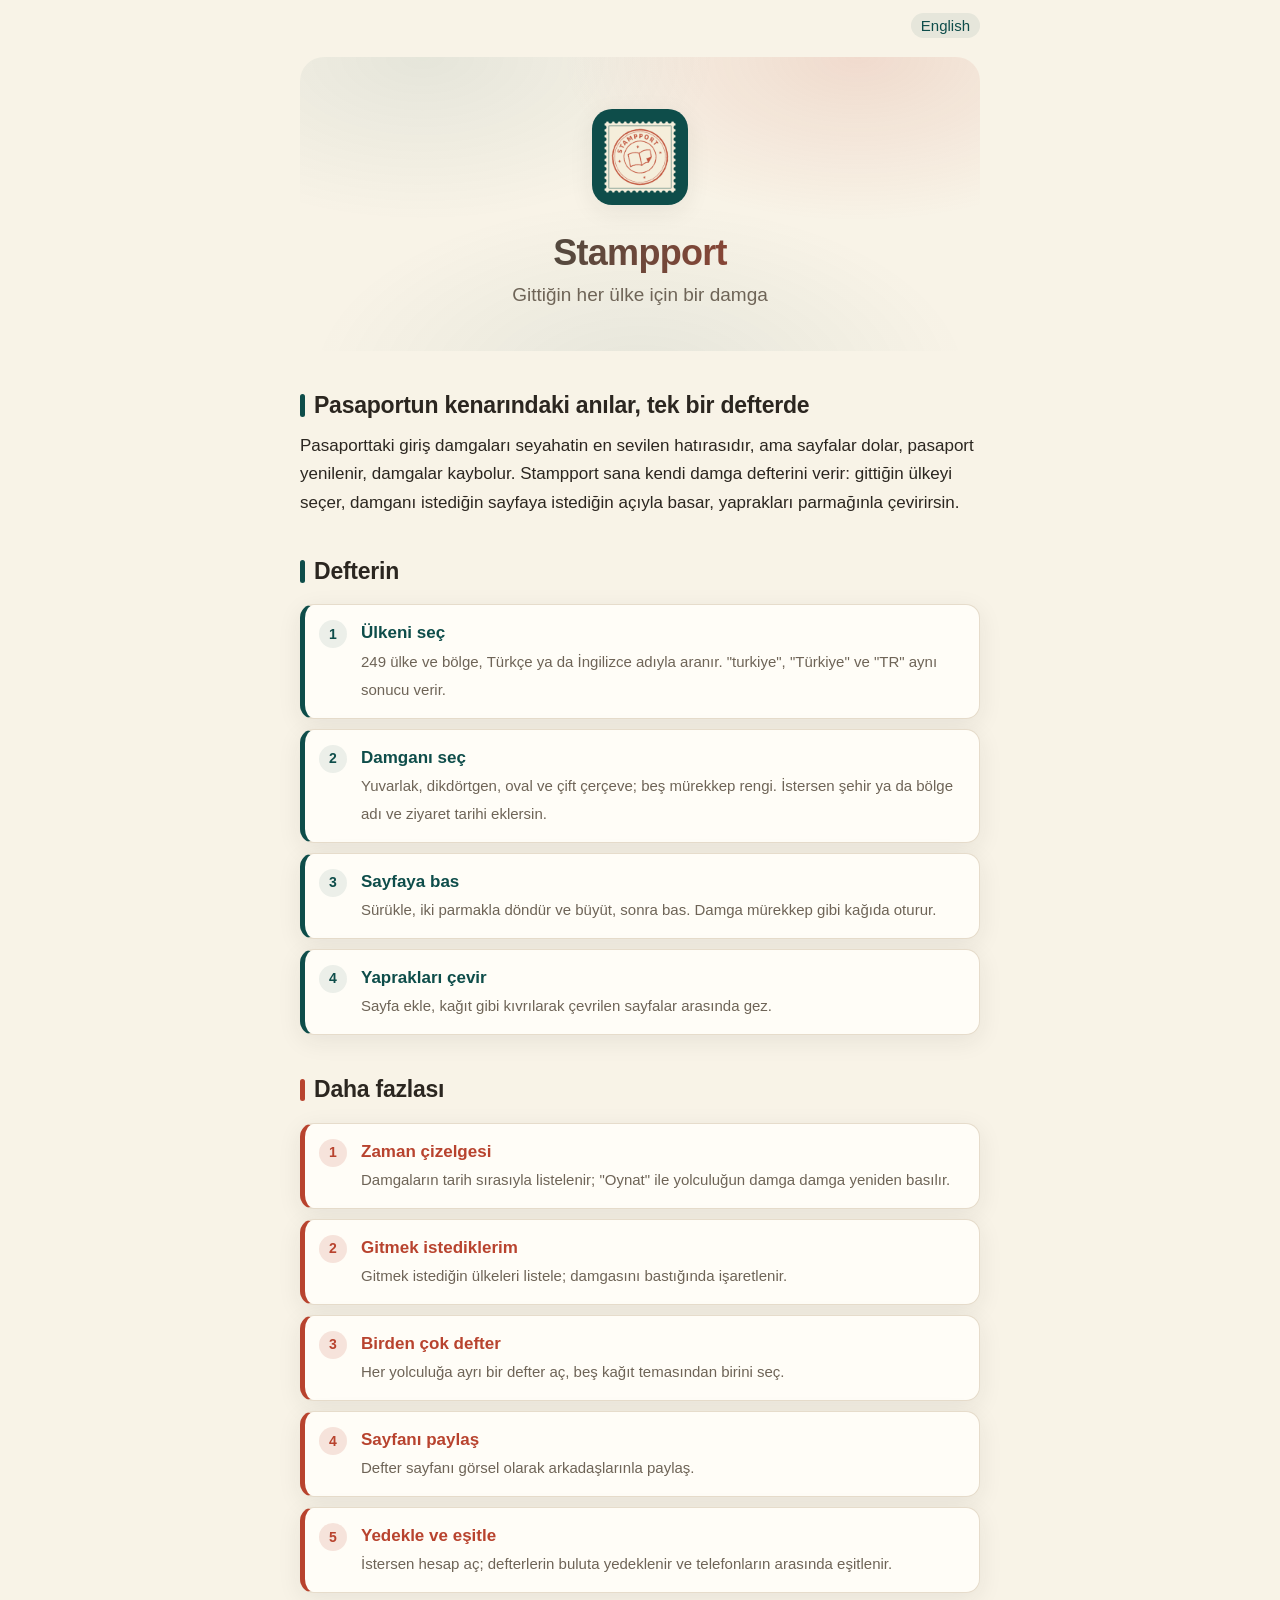
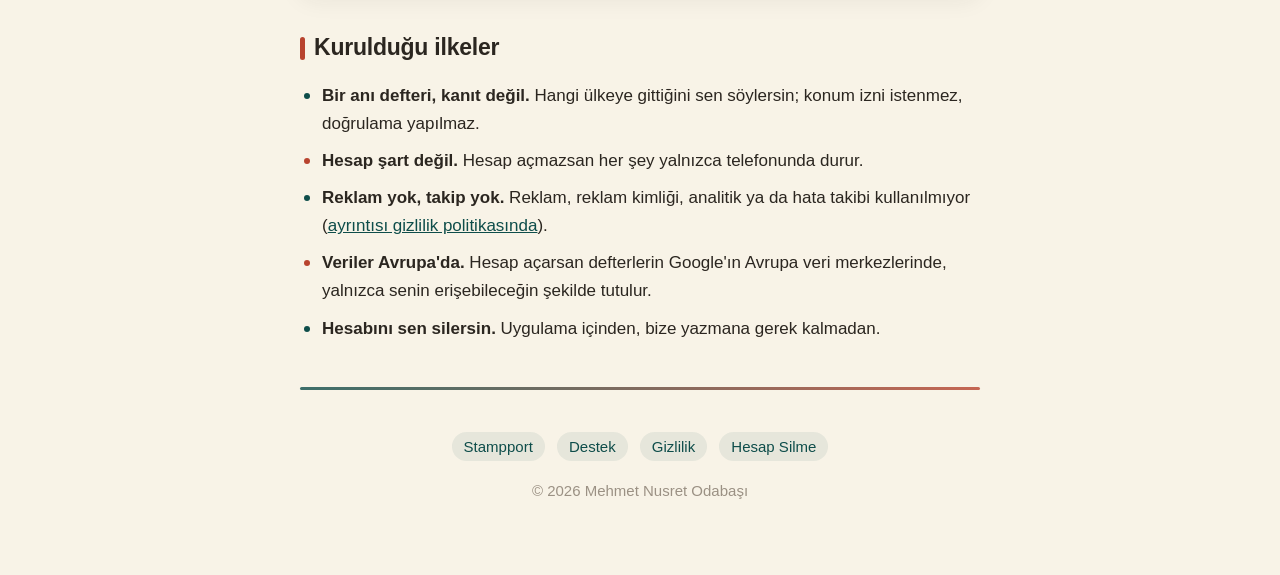
<file: index.html>
<!DOCTYPE html>
<html lang="tr">
<head>
<meta charset="utf-8">
<meta name="viewport" content="width=device-width, initial-scale=1">
<title>Stampport — Seyahat damga defteri</title>
<meta name="description" content="Stampport, gittiğin ülkelerin damgalarını sanal bir deftere bastığın bir seyahat anı defteri. Reklamsız, takipsiz, hesap açmadan da çalışır.">
<link rel="icon" href="assets/logo.png">
<link rel="stylesheet" href="assets/style.css">
<link rel="alternate" hreflang="tr" href="https://nodabasi.github.io/stampport-app/">
<link rel="alternate" hreflang="en" href="https://nodabasi.github.io/stampport-app/en/">
<meta property="og:type" content="website">
<meta property="og:title" content="Stampport — Seyahat damga defteri">
<meta property="og:description" content="Stampport, gittiğin ülkelerin damgalarını sanal bir deftere bastığın bir seyahat anı defteri. Reklamsız, takipsiz, hesap açmadan da çalışır.">
<meta property="og:image" content="https://nodabasi.github.io/stampport-app/assets/logo.png">
</head>
<body>
<div class="wrap">

<p class="lang"><a href="en/" hreflang="en" lang="en">English</a></p>

<header>
  <img src="assets/logo.png" alt="Stampport">
  <h1>Stampport</h1>
  <p class="tagline">Gittiğin her ülke için bir damga</p>
</header>
<h2>Pasaportun kenarındaki anılar, tek bir defterde</h2>
<p>Pasaporttaki giriş damgaları seyahatin en sevilen hatırasıdır, ama sayfalar dolar,
pasaport yenilenir, damgalar kaybolur. Stampport sana kendi damga defterini verir:
gittiğin ülkeyi seçer, damganı istediğin sayfaya istediğin açıyla basar, yaprakları
parmağınla çevirirsin.</p>

<h2 class="teal">Defterin</h2>
<ul class="steps">
  <li><b>Ülkeni seç</b><span>249 ülke ve bölge, Türkçe ya da İngilizce adıyla aranır. "turkiye", "Türkiye" ve "TR" aynı sonucu verir.</span></li>
  <li><b>Damganı seç</b><span>Yuvarlak, dikdörtgen, oval ve çift çerçeve; beş mürekkep rengi. İstersen şehir ya da bölge adı ve ziyaret tarihi eklersin.</span></li>
  <li><b>Sayfaya bas</b><span>Sürükle, iki parmakla döndür ve büyüt, sonra bas. Damga mürekkep gibi kağıda oturur.</span></li>
  <li><b>Yaprakları çevir</b><span>Sayfa ekle, kağıt gibi kıvrılarak çevrilen sayfalar arasında gez.</span></li>
</ul>

<h2 class="gold">Daha fazlası</h2>
<ul class="steps gold">
  <li><b>Zaman çizelgesi</b><span>Damgaların tarih sırasıyla listelenir; "Oynat" ile yolculuğun damga damga yeniden basılır.</span></li>
  <li><b>Gitmek istediklerim</b><span>Gitmek istediğin ülkeleri listele; damgasını bastığında işaretlenir.</span></li>
  <li><b>Birden çok defter</b><span>Her yolculuğa ayrı bir defter aç, beş kağıt temasından birini seç.</span></li>
  <li><b>Sayfanı paylaş</b><span>Defter sayfanı görsel olarak arkadaşlarınla paylaş.</span></li>
  <li><b>Yedekle ve eşitle</b><span>İstersen hesap aç; defterlerin buluta yedeklenir ve telefonların arasında eşitlenir.</span></li>
</ul>

<h2>Kurulduğu ilkeler</h2>
<ul class="plain">
  <li><b>Bir anı defteri, kanıt değil.</b> Hangi ülkeye gittiğini sen söylersin; konum
  izni istenmez, doğrulama yapılmaz.</li>
  <li><b>Hesap şart değil.</b> Hesap açmazsan her şey yalnızca telefonunda durur.</li>
  <li><b>Reklam yok, takip yok.</b> Reklam, reklam kimliği, analitik ya da hata takibi
  kullanılmıyor (<a href="gizlilik/">ayrıntısı gizlilik politikasında</a>).</li>
  <li><b>Veriler Avrupa'da.</b> Hesap açarsan defterlerin Google'ın Avrupa veri
  merkezlerinde, yalnızca senin erişebileceğin şekilde tutulur.</li>
  <li><b>Hesabını sen silersin.</b> Uygulama içinden, bize yazmana gerek kalmadan.</li>
</ul>

<!-- Uygulama mağazalarda yayımlandığında indirme bağlantıları buraya. -->

<hr>
<footer>
  <a href="./">Stampport</a>
  <a href="destek/">Destek</a>
  <a href="gizlilik/">Gizlilik</a>
  <a href="hesap-silme/">Hesap Silme</a>
  <div class="copyright">© 2026 Mehmet Nusret Odabaşı</div>
</footer>

</div>
</body>
</html>
</file>
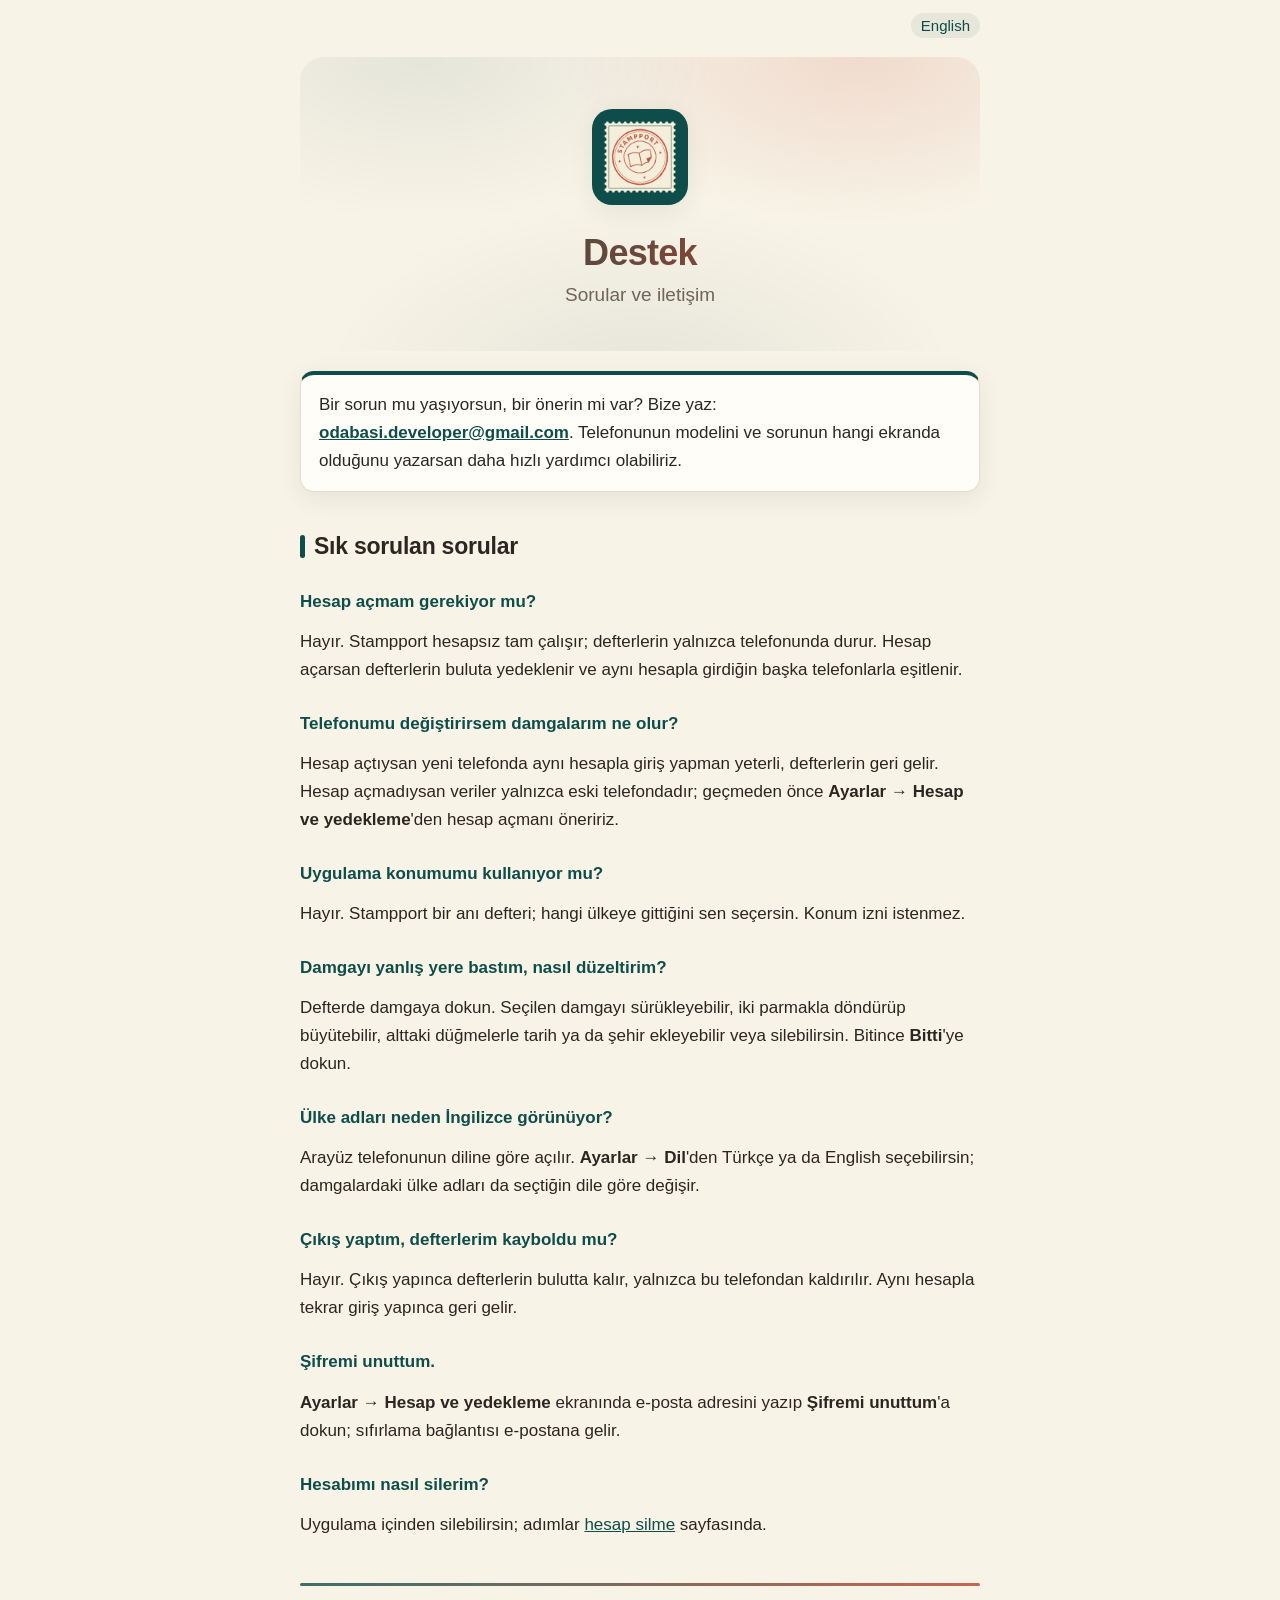
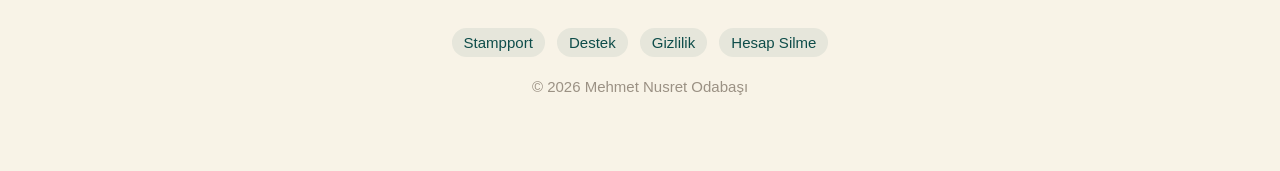
<file: destek/index.html>
<!DOCTYPE html>
<html lang="tr">
<head>
<meta charset="utf-8">
<meta name="viewport" content="width=device-width, initial-scale=1">
<title>Stampport — Destek</title>
<meta name="description" content="Stampport hakkında sık sorulan sorular ve iletişim.">
<link rel="icon" href="../assets/logo.png">
<link rel="stylesheet" href="../assets/style.css">
<link rel="alternate" hreflang="tr" href="https://nodabasi.github.io/stampport-app/destek/">
<link rel="alternate" hreflang="en" href="https://nodabasi.github.io/stampport-app/en/support/">
<meta property="og:type" content="website">
<meta property="og:title" content="Stampport — Destek">
<meta property="og:description" content="Stampport hakkında sık sorulan sorular ve iletişim.">
<meta property="og:image" content="https://nodabasi.github.io/stampport-app/assets/logo.png">
</head>
<body>
<div class="wrap">

<p class="lang"><a href="../en/support/" hreflang="en" lang="en">English</a></p>

<header>
  <img src="../assets/logo.png" alt="Stampport">
  <h1>Destek</h1>
  <p class="tagline">Sorular ve iletişim</p>
</header>
<div class="contact">
<p>Bir sorun mu yaşıyorsun, bir önerin mi var? Bize yaz:
<a href="mailto:odabasi.developer@gmail.com">odabasi.developer@gmail.com</a>. Telefonunun modelini ve sorunun hangi ekranda
olduğunu yazarsan daha hızlı yardımcı olabiliriz.</p>
</div>

<h2>Sık sorulan sorular</h2>

<h3>Hesap açmam gerekiyor mu?</h3>
<p>Hayır. Stampport hesapsız tam çalışır; defterlerin yalnızca telefonunda durur.
Hesap açarsan defterlerin buluta yedeklenir ve aynı hesapla girdiğin başka telefonlarla
eşitlenir.</p>

<h3>Telefonumu değiştirirsem damgalarım ne olur?</h3>
<p>Hesap açtıysan yeni telefonda aynı hesapla giriş yapman yeterli, defterlerin geri
gelir. Hesap açmadıysan veriler yalnızca eski telefondadır; geçmeden önce
<b>Ayarlar → Hesap ve yedekleme</b>'den hesap açmanı öneririz.</p>

<h3>Uygulama konumumu kullanıyor mu?</h3>
<p>Hayır. Stampport bir anı defteri; hangi ülkeye gittiğini sen seçersin. Konum izni
istenmez.</p>

<h3>Damgayı yanlış yere bastım, nasıl düzeltirim?</h3>
<p>Defterde damgaya dokun. Seçilen damgayı sürükleyebilir, iki parmakla döndürüp
büyütebilir, alttaki düğmelerle tarih ya da şehir ekleyebilir veya silebilirsin.
Bitince <b>Bitti</b>'ye dokun.</p>

<h3>Ülke adları neden İngilizce görünüyor?</h3>
<p>Arayüz telefonunun diline göre açılır. <b>Ayarlar → Dil</b>'den Türkçe ya da English
seçebilirsin; damgalardaki ülke adları da seçtiğin dile göre değişir.</p>

<h3>Çıkış yaptım, defterlerim kayboldu mu?</h3>
<p>Hayır. Çıkış yapınca defterlerin bulutta kalır, yalnızca bu telefondan kaldırılır.
Aynı hesapla tekrar giriş yapınca geri gelir.</p>

<h3>Şifremi unuttum.</h3>
<p><b>Ayarlar → Hesap ve yedekleme</b> ekranında e-posta adresini yazıp
<b>Şifremi unuttum</b>'a dokun; sıfırlama bağlantısı e-postana gelir.</p>

<h3>Hesabımı nasıl silerim?</h3>
<p>Uygulama içinden silebilirsin; adımlar <a href="../hesap-silme/">hesap silme</a>
sayfasında.</p>

<hr>
<footer>
  <a href="../">Stampport</a>
  <a href="../destek/">Destek</a>
  <a href="../gizlilik/">Gizlilik</a>
  <a href="../hesap-silme/">Hesap Silme</a>
  <div class="copyright">© 2026 Mehmet Nusret Odabaşı</div>
</footer>

</div>
</body>
</html>
</file>
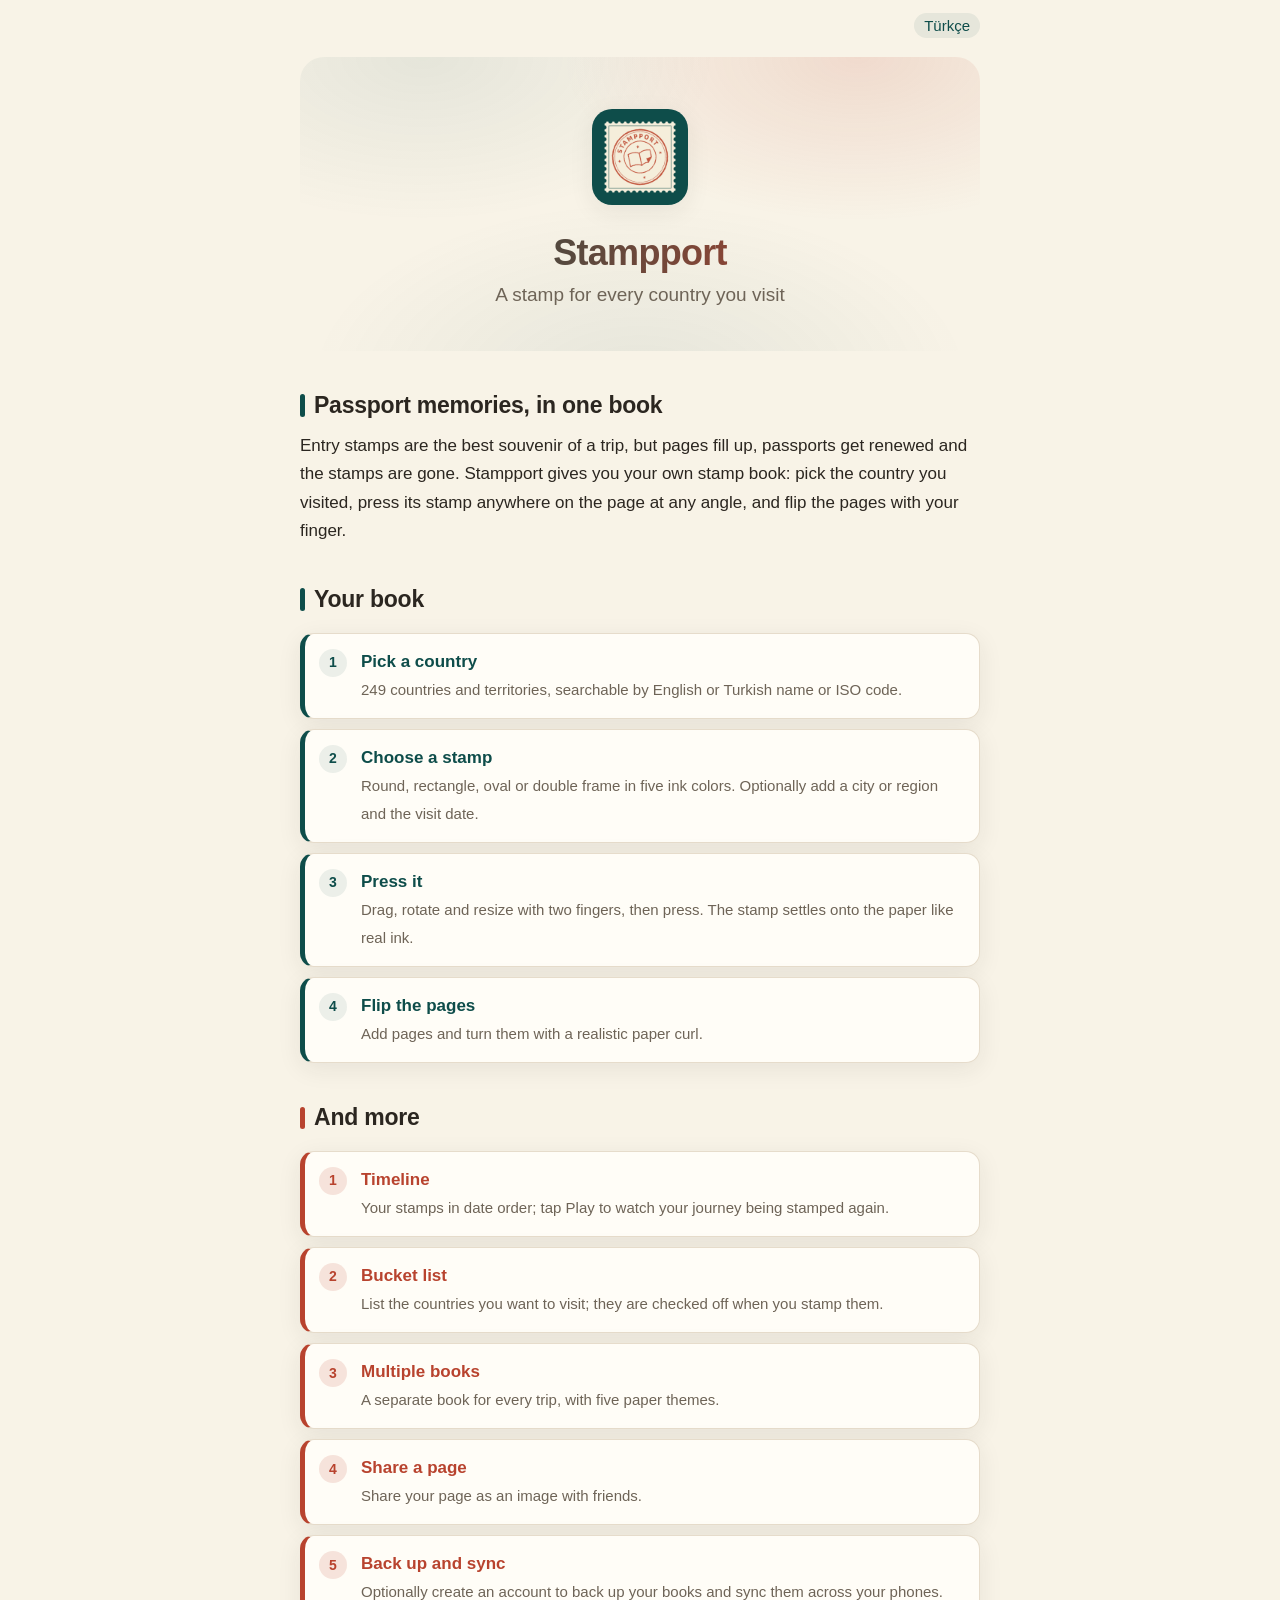
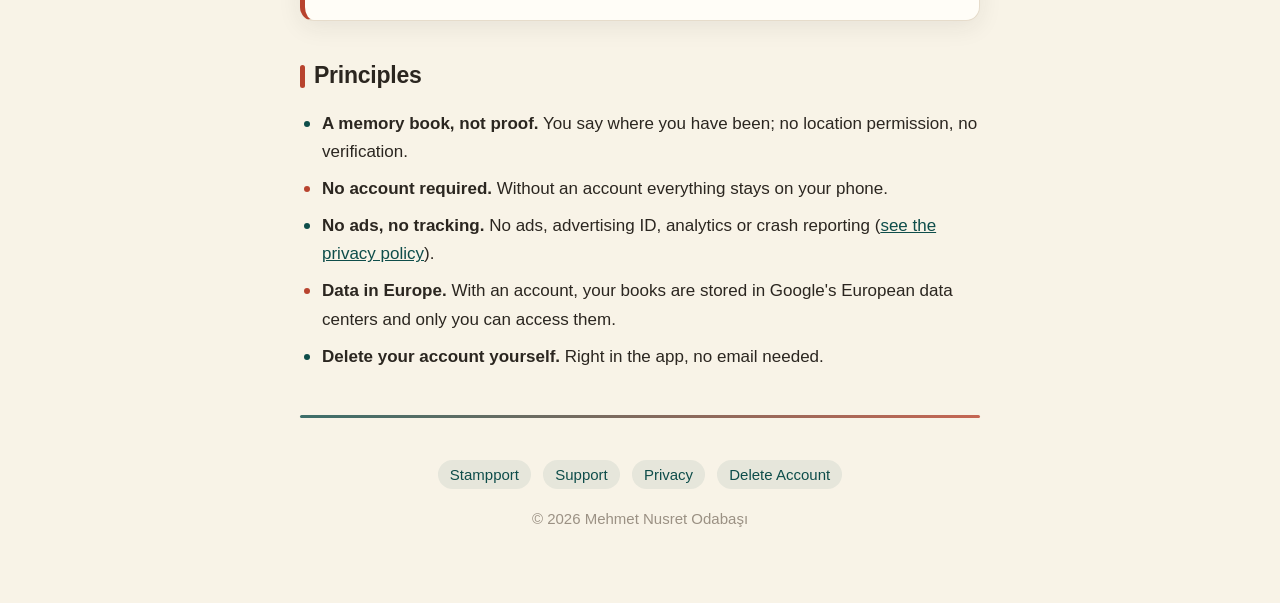
<file: en/index.html>
<!DOCTYPE html>
<html lang="en">
<head>
<meta charset="utf-8">
<meta name="viewport" content="width=device-width, initial-scale=1">
<title>Stampport — Travel stamp book</title>
<meta name="description" content="Stampport is a travel memory book where you press stamps of the countries you have visited into a virtual passport. No ads, no tracking, works without an account.">
<link rel="icon" href="../assets/logo.png">
<link rel="stylesheet" href="../assets/style.css">
<link rel="alternate" hreflang="tr" href="https://nodabasi.github.io/stampport-app/">
<link rel="alternate" hreflang="en" href="https://nodabasi.github.io/stampport-app/en/">
<meta property="og:type" content="website">
<meta property="og:title" content="Stampport — Travel stamp book">
<meta property="og:description" content="Stampport is a travel memory book where you press stamps of the countries you have visited into a virtual passport. No ads, no tracking, works without an account.">
<meta property="og:image" content="https://nodabasi.github.io/stampport-app/assets/logo.png">
</head>
<body>
<div class="wrap">

<p class="lang"><a href="../" hreflang="tr" lang="tr">Türkçe</a></p>

<header>
  <img src="../assets/logo.png" alt="Stampport">
  <h1>Stampport</h1>
  <p class="tagline">A stamp for every country you visit</p>
</header>
<h2>Passport memories, in one book</h2>
<p>Entry stamps are the best souvenir of a trip, but pages fill up, passports get
renewed and the stamps are gone. Stampport gives you your own stamp book: pick the
country you visited, press its stamp anywhere on the page at any angle, and flip the
pages with your finger.</p>

<h2 class="teal">Your book</h2>
<ul class="steps">
  <li><b>Pick a country</b><span>249 countries and territories, searchable by English or Turkish name or ISO code.</span></li>
  <li><b>Choose a stamp</b><span>Round, rectangle, oval or double frame in five ink colors. Optionally add a city or region and the visit date.</span></li>
  <li><b>Press it</b><span>Drag, rotate and resize with two fingers, then press. The stamp settles onto the paper like real ink.</span></li>
  <li><b>Flip the pages</b><span>Add pages and turn them with a realistic paper curl.</span></li>
</ul>

<h2 class="gold">And more</h2>
<ul class="steps gold">
  <li><b>Timeline</b><span>Your stamps in date order; tap Play to watch your journey being stamped again.</span></li>
  <li><b>Bucket list</b><span>List the countries you want to visit; they are checked off when you stamp them.</span></li>
  <li><b>Multiple books</b><span>A separate book for every trip, with five paper themes.</span></li>
  <li><b>Share a page</b><span>Share your page as an image with friends.</span></li>
  <li><b>Back up and sync</b><span>Optionally create an account to back up your books and sync them across your phones.</span></li>
</ul>

<h2>Principles</h2>
<ul class="plain">
  <li><b>A memory book, not proof.</b> You say where you have been; no location
  permission, no verification.</li>
  <li><b>No account required.</b> Without an account everything stays on your phone.</li>
  <li><b>No ads, no tracking.</b> No ads, advertising ID, analytics or crash reporting
  (<a href="privacy/">see the privacy policy</a>).</li>
  <li><b>Data in Europe.</b> With an account, your books are stored in Google's European
  data centers and only you can access them.</li>
  <li><b>Delete your account yourself.</b> Right in the app, no email needed.</li>
</ul>

<!-- Store download links go here once the app is published. -->

<hr>
<footer>
  <a href="../en/">Stampport</a>
  <a href="../en/support/">Support</a>
  <a href="../en/privacy/">Privacy</a>
  <a href="../en/delete-account/">Delete Account</a>
  <div class="copyright">© 2026 Mehmet Nusret Odabaşı</div>
</footer>

</div>
</body>
</html>
</file>
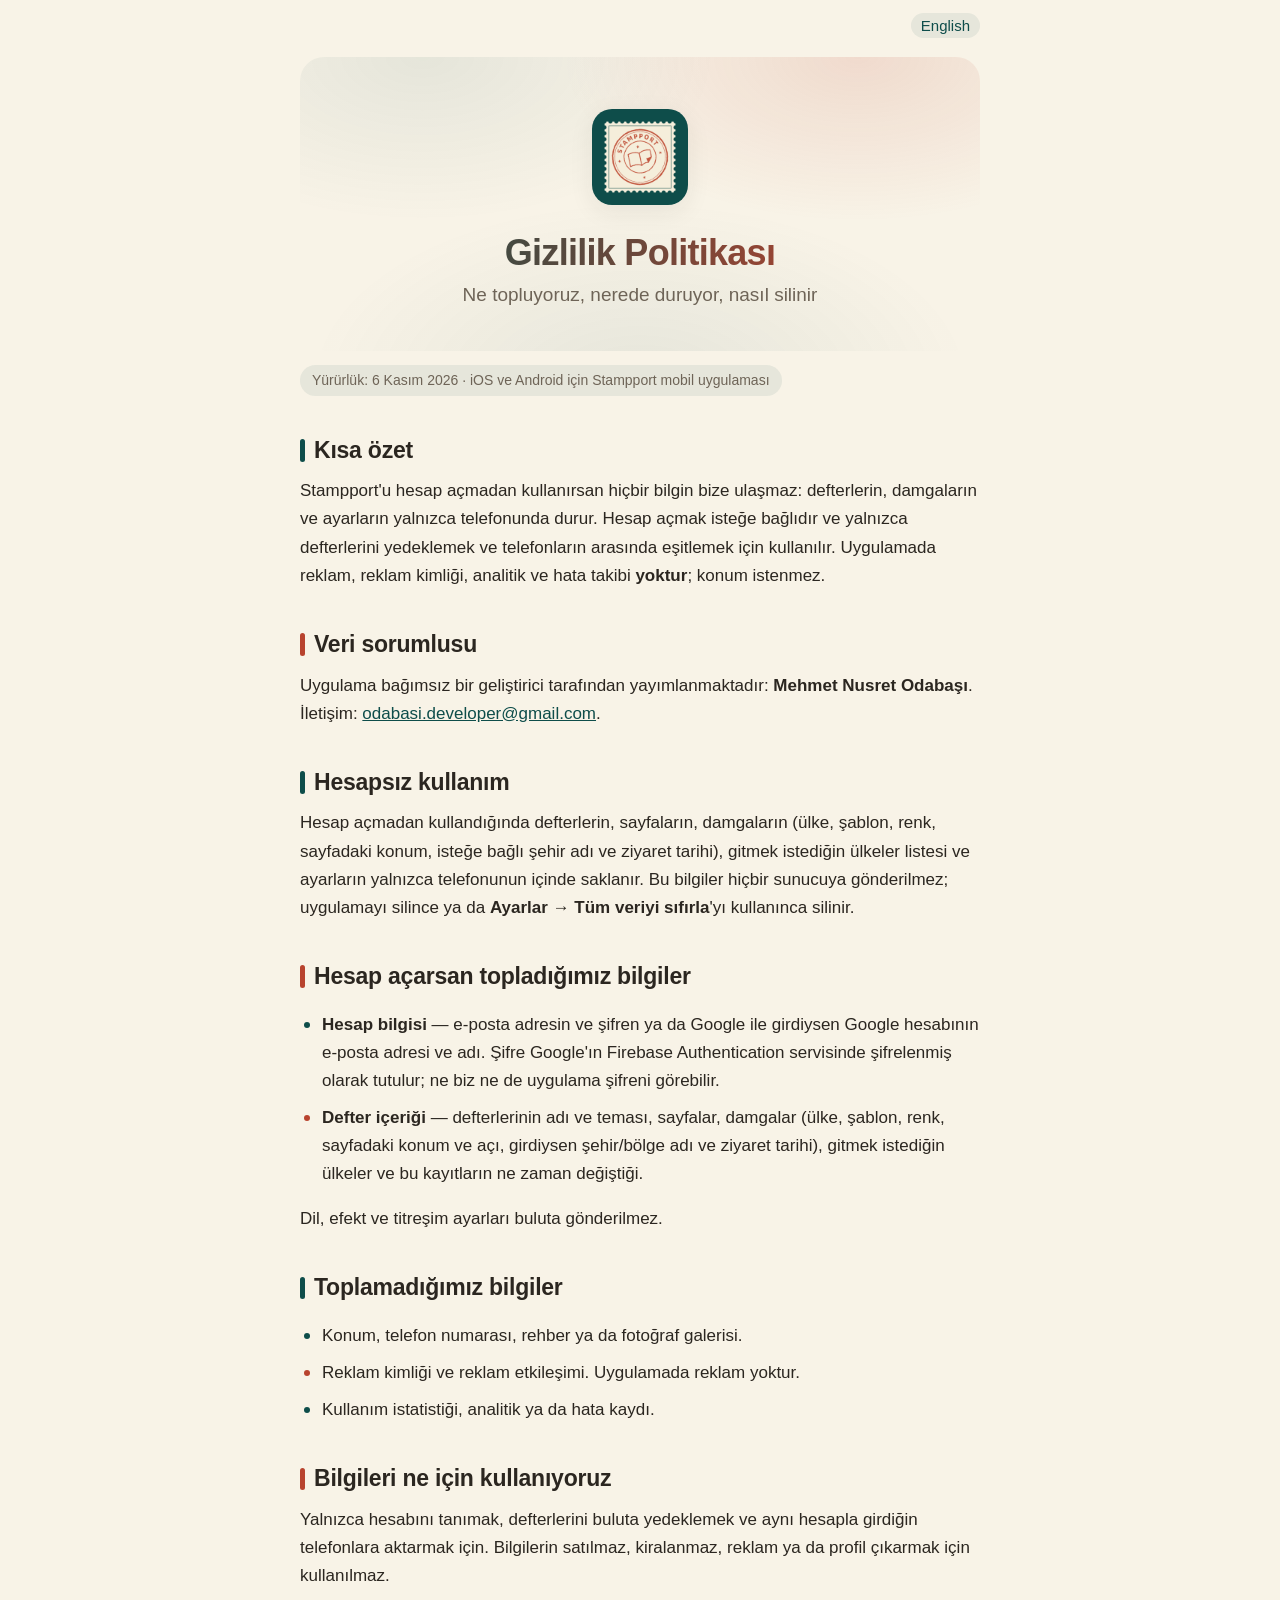
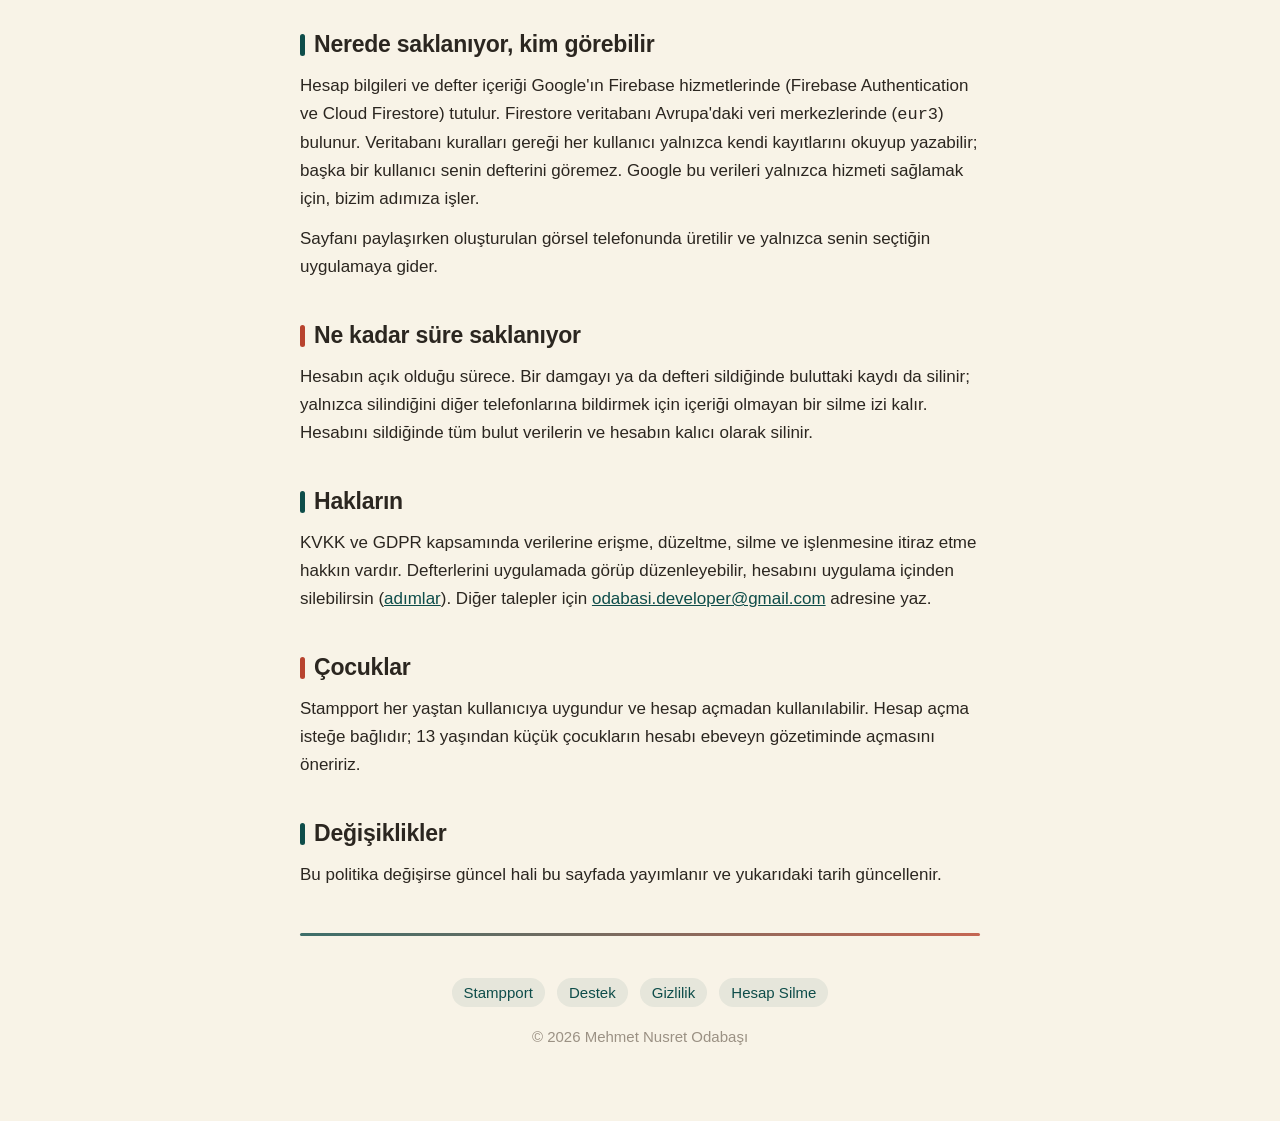
<file: gizlilik/index.html>
<!DOCTYPE html>
<html lang="tr">
<head>
<meta charset="utf-8">
<meta name="viewport" content="width=device-width, initial-scale=1">
<title>Stampport — Gizlilik Politikası</title>
<meta name="description" content="Stampport'un hangi bilgileri topladığı, nerede sakladığı ve bunları nasıl sildireceğiniz.">
<link rel="icon" href="../assets/logo.png">
<link rel="stylesheet" href="../assets/style.css">
<link rel="alternate" hreflang="tr" href="https://nodabasi.github.io/stampport-app/gizlilik/">
<link rel="alternate" hreflang="en" href="https://nodabasi.github.io/stampport-app/en/privacy/">
<meta property="og:type" content="website">
<meta property="og:title" content="Stampport — Gizlilik Politikası">
<meta property="og:description" content="Stampport'un hangi bilgileri topladığı, nerede sakladığı ve bunları nasıl sildireceğiniz.">
<meta property="og:image" content="https://nodabasi.github.io/stampport-app/assets/logo.png">
</head>
<body>
<div class="wrap">

<p class="lang"><a href="../en/privacy/" hreflang="en" lang="en">English</a></p>

<header>
  <img src="../assets/logo.png" alt="Stampport">
  <h1>Gizlilik Politikası</h1>
  <p class="tagline">Ne topluyoruz, nerede duruyor, nasıl silinir</p>
</header>
<p class="meta">Yürürlük: 6 Kasım 2026 · iOS ve Android için Stampport mobil uygulaması</p>

<h2>Kısa özet</h2>
<p>Stampport'u hesap açmadan kullanırsan hiçbir bilgin bize ulaşmaz: defterlerin,
damgaların ve ayarların yalnızca telefonunda durur. Hesap açmak isteğe bağlıdır ve
yalnızca defterlerini yedeklemek ve telefonların arasında eşitlemek için kullanılır.
Uygulamada reklam, reklam kimliği, analitik ve hata takibi <b>yoktur</b>; konum
istenmez.</p>

<h2>Veri sorumlusu</h2>
<p>Uygulama bağımsız bir geliştirici tarafından yayımlanmaktadır:
<b>Mehmet Nusret Odabaşı</b>. İletişim:
<a href="mailto:odabasi.developer@gmail.com">odabasi.developer@gmail.com</a>.</p>

<h2>Hesapsız kullanım</h2>
<p>Hesap açmadan kullandığında defterlerin, sayfaların, damgaların (ülke, şablon, renk,
sayfadaki konum, isteğe bağlı şehir adı ve ziyaret tarihi), gitmek istediğin ülkeler
listesi ve ayarların yalnızca telefonunun içinde saklanır. Bu bilgiler hiçbir sunucuya
gönderilmez; uygulamayı silince ya da <b>Ayarlar → Tüm veriyi sıfırla</b>'yı kullanınca
silinir.</p>

<h2>Hesap açarsan topladığımız bilgiler</h2>
<ul class="plain">
  <li><b>Hesap bilgisi</b> — e-posta adresin ve şifren ya da Google ile girdiysen
  Google hesabının e-posta adresi ve adı. Şifre Google'ın Firebase Authentication
  servisinde şifrelenmiş olarak tutulur; ne biz ne de uygulama şifreni görebilir.</li>
  <li><b>Defter içeriği</b> — defterlerinin adı ve teması, sayfalar, damgalar (ülke,
  şablon, renk, sayfadaki konum ve açı, girdiysen şehir/bölge adı ve ziyaret tarihi),
  gitmek istediğin ülkeler ve bu kayıtların ne zaman değiştiği.</li>
</ul>
<p>Dil, efekt ve titreşim ayarları buluta gönderilmez.</p>

<h2>Toplamadığımız bilgiler</h2>
<ul class="plain">
  <li>Konum, telefon numarası, rehber ya da fotoğraf galerisi.</li>
  <li>Reklam kimliği ve reklam etkileşimi. Uygulamada reklam yoktur.</li>
  <li>Kullanım istatistiği, analitik ya da hata kaydı.</li>
</ul>

<h2>Bilgileri ne için kullanıyoruz</h2>
<p>Yalnızca hesabını tanımak, defterlerini buluta yedeklemek ve aynı hesapla girdiğin
telefonlara aktarmak için. Bilgilerin satılmaz, kiralanmaz, reklam ya da profil
çıkarmak için kullanılmaz.</p>

<h2>Nerede saklanıyor, kim görebilir</h2>
<p>Hesap bilgileri ve defter içeriği Google'ın Firebase hizmetlerinde (Firebase
Authentication ve Cloud Firestore) tutulur. Firestore veritabanı Avrupa'daki veri
merkezlerinde (<code>eur3</code>) bulunur. Veritabanı kuralları gereği her kullanıcı
yalnızca kendi kayıtlarını okuyup yazabilir; başka bir kullanıcı senin defterini
göremez. Google bu verileri yalnızca hizmeti sağlamak için, bizim adımıza işler.</p>
<p>Sayfanı paylaşırken oluşturulan görsel telefonunda üretilir ve yalnızca senin
seçtiğin uygulamaya gider.</p>

<h2>Ne kadar süre saklanıyor</h2>
<p>Hesabın açık olduğu sürece. Bir damgayı ya da defteri sildiğinde buluttaki kaydı da
silinir; yalnızca silindiğini diğer telefonlarına bildirmek için içeriği olmayan bir
silme izi kalır. Hesabını sildiğinde tüm bulut verilerin ve hesabın kalıcı olarak
silinir.</p>

<h2>Hakların</h2>
<p>KVKK ve GDPR kapsamında verilerine erişme, düzeltme, silme ve işlenmesine itiraz etme
hakkın vardır. Defterlerini uygulamada görüp düzenleyebilir, hesabını uygulama içinden
silebilirsin (<a href="../hesap-silme/">adımlar</a>). Diğer talepler için
<a href="mailto:odabasi.developer@gmail.com">odabasi.developer@gmail.com</a> adresine yaz.</p>

<h2>Çocuklar</h2>
<p>Stampport her yaştan kullanıcıya uygundur ve hesap açmadan kullanılabilir. Hesap
açma isteğe bağlıdır; 13 yaşından küçük çocukların hesabı ebeveyn gözetiminde açmasını
öneririz.</p>

<h2>Değişiklikler</h2>
<p>Bu politika değişirse güncel hali bu sayfada yayımlanır ve yukarıdaki tarih
güncellenir.</p>

<hr>
<footer>
  <a href="../">Stampport</a>
  <a href="../destek/">Destek</a>
  <a href="../gizlilik/">Gizlilik</a>
  <a href="../hesap-silme/">Hesap Silme</a>
  <div class="copyright">© 2026 Mehmet Nusret Odabaşı</div>
</footer>

</div>
</body>
</html>
</file>
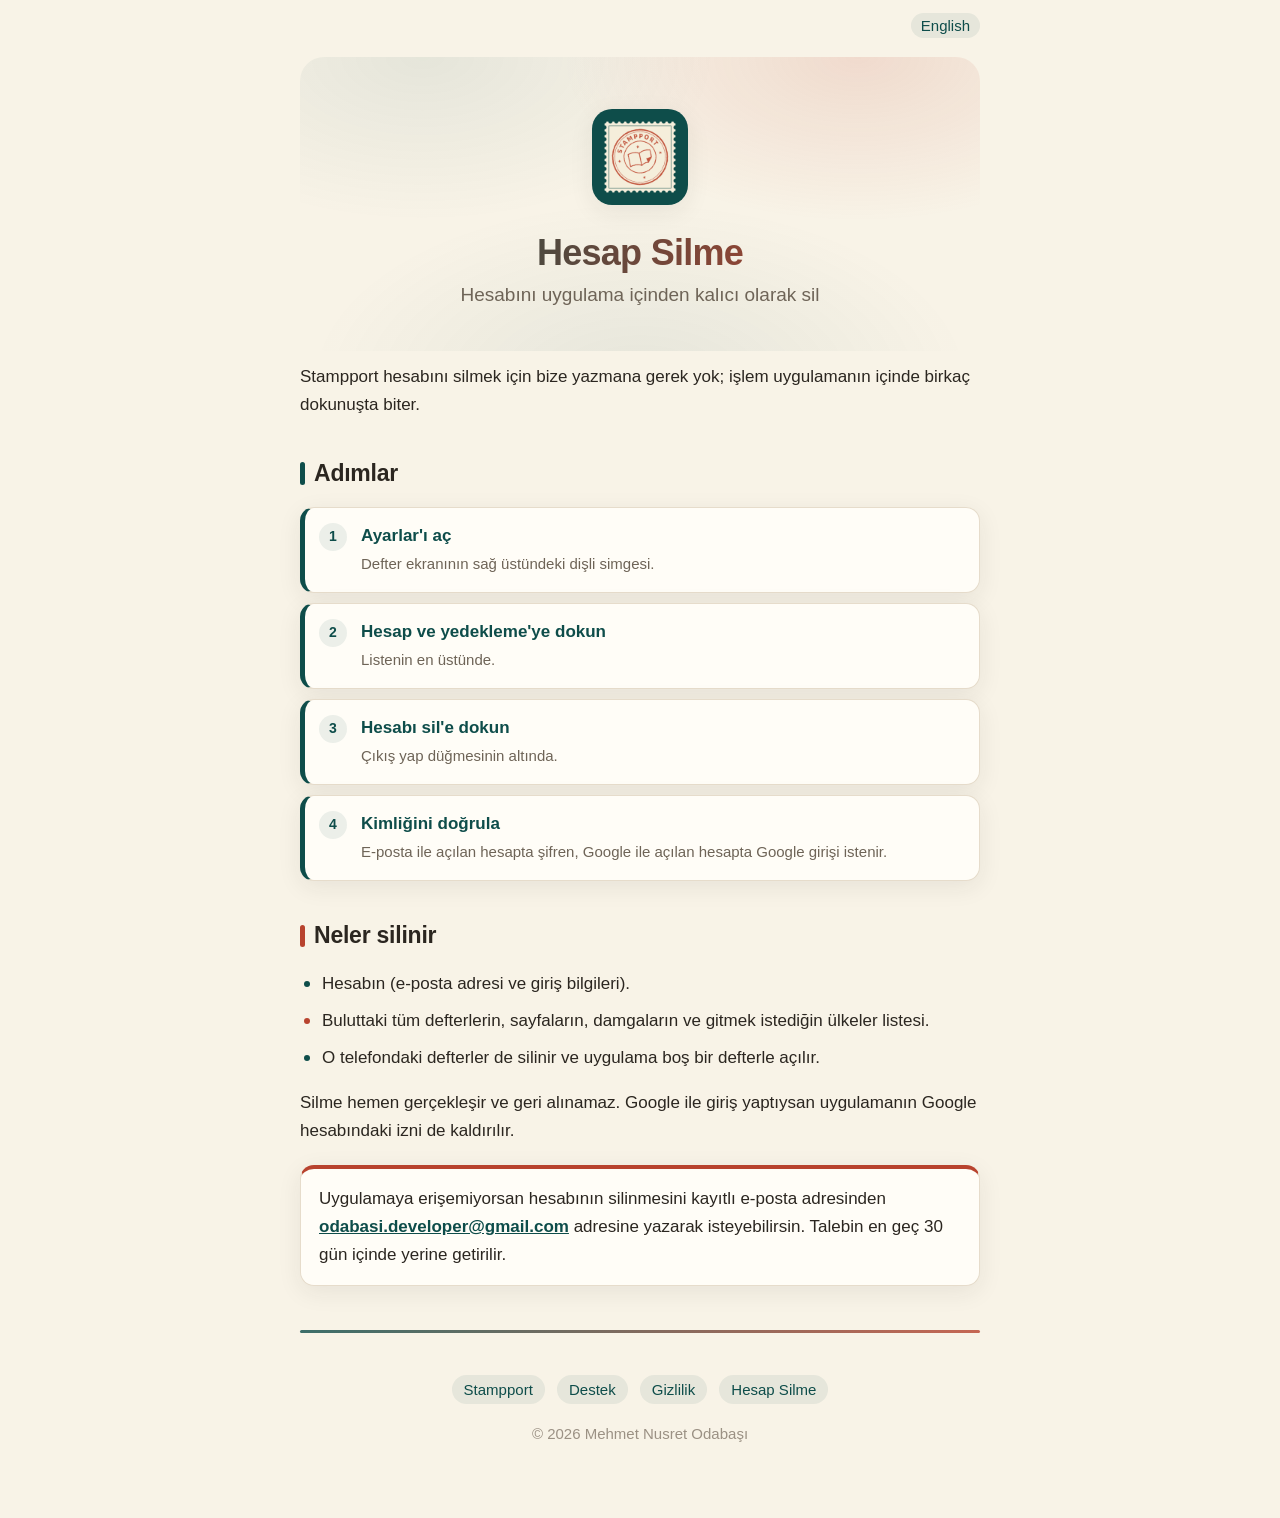
<file: hesap-silme/index.html>
<!DOCTYPE html>
<html lang="tr">
<head>
<meta charset="utf-8">
<meta name="viewport" content="width=device-width, initial-scale=1">
<title>Stampport — Hesap Silme</title>
<meta name="description" content="Stampport hesabınızı uygulama içinden nasıl silersiniz ve silme neyi kapsar.">
<link rel="icon" href="../assets/logo.png">
<link rel="stylesheet" href="../assets/style.css">
<link rel="alternate" hreflang="tr" href="https://nodabasi.github.io/stampport-app/hesap-silme/">
<link rel="alternate" hreflang="en" href="https://nodabasi.github.io/stampport-app/en/delete-account/">
<meta property="og:type" content="website">
<meta property="og:title" content="Stampport — Hesap Silme">
<meta property="og:description" content="Stampport hesabınızı uygulama içinden nasıl silersiniz ve silme neyi kapsar.">
<meta property="og:image" content="https://nodabasi.github.io/stampport-app/assets/logo.png">
</head>
<body>
<div class="wrap">

<p class="lang"><a href="../en/delete-account/" hreflang="en" lang="en">English</a></p>

<header>
  <img src="../assets/logo.png" alt="Stampport">
  <h1>Hesap Silme</h1>
  <p class="tagline">Hesabını uygulama içinden kalıcı olarak sil</p>
</header>
<p>Stampport hesabını silmek için bize yazmana gerek yok; işlem uygulamanın içinde
birkaç dokunuşta biter.</p>

<h2>Adımlar</h2>
<ul class="steps">
  <li><b>Ayarlar'ı aç</b><span>Defter ekranının sağ üstündeki dişli simgesi.</span></li>
  <li><b>Hesap ve yedekleme'ye dokun</b><span>Listenin en üstünde.</span></li>
  <li><b>Hesabı sil'e dokun</b><span>Çıkış yap düğmesinin altında.</span></li>
  <li><b>Kimliğini doğrula</b><span>E-posta ile açılan hesapta şifren, Google ile açılan hesapta Google girişi istenir.</span></li>
</ul>

<h2>Neler silinir</h2>
<ul class="plain">
  <li>Hesabın (e-posta adresi ve giriş bilgileri).</li>
  <li>Buluttaki tüm defterlerin, sayfaların, damgaların ve gitmek istediğin ülkeler
  listesi.</li>
  <li>O telefondaki defterler de silinir ve uygulama boş bir defterle açılır.</li>
</ul>
<p>Silme hemen gerçekleşir ve geri alınamaz. Google ile giriş yaptıysan uygulamanın
Google hesabındaki izni de kaldırılır.</p>

<div class="contact warn">
<p>Uygulamaya erişemiyorsan hesabının silinmesini kayıtlı e-posta adresinden
<a href="mailto:odabasi.developer@gmail.com?subject=Stampport%20hesap%20silme">odabasi.developer@gmail.com</a> adresine
yazarak isteyebilirsin. Talebin en geç 30 gün içinde yerine getirilir.</p>
</div>

<hr>
<footer>
  <a href="../">Stampport</a>
  <a href="../destek/">Destek</a>
  <a href="../gizlilik/">Gizlilik</a>
  <a href="../hesap-silme/">Hesap Silme</a>
  <div class="copyright">© 2026 Mehmet Nusret Odabaşı</div>
</footer>

</div>
</body>
</html>
</file>
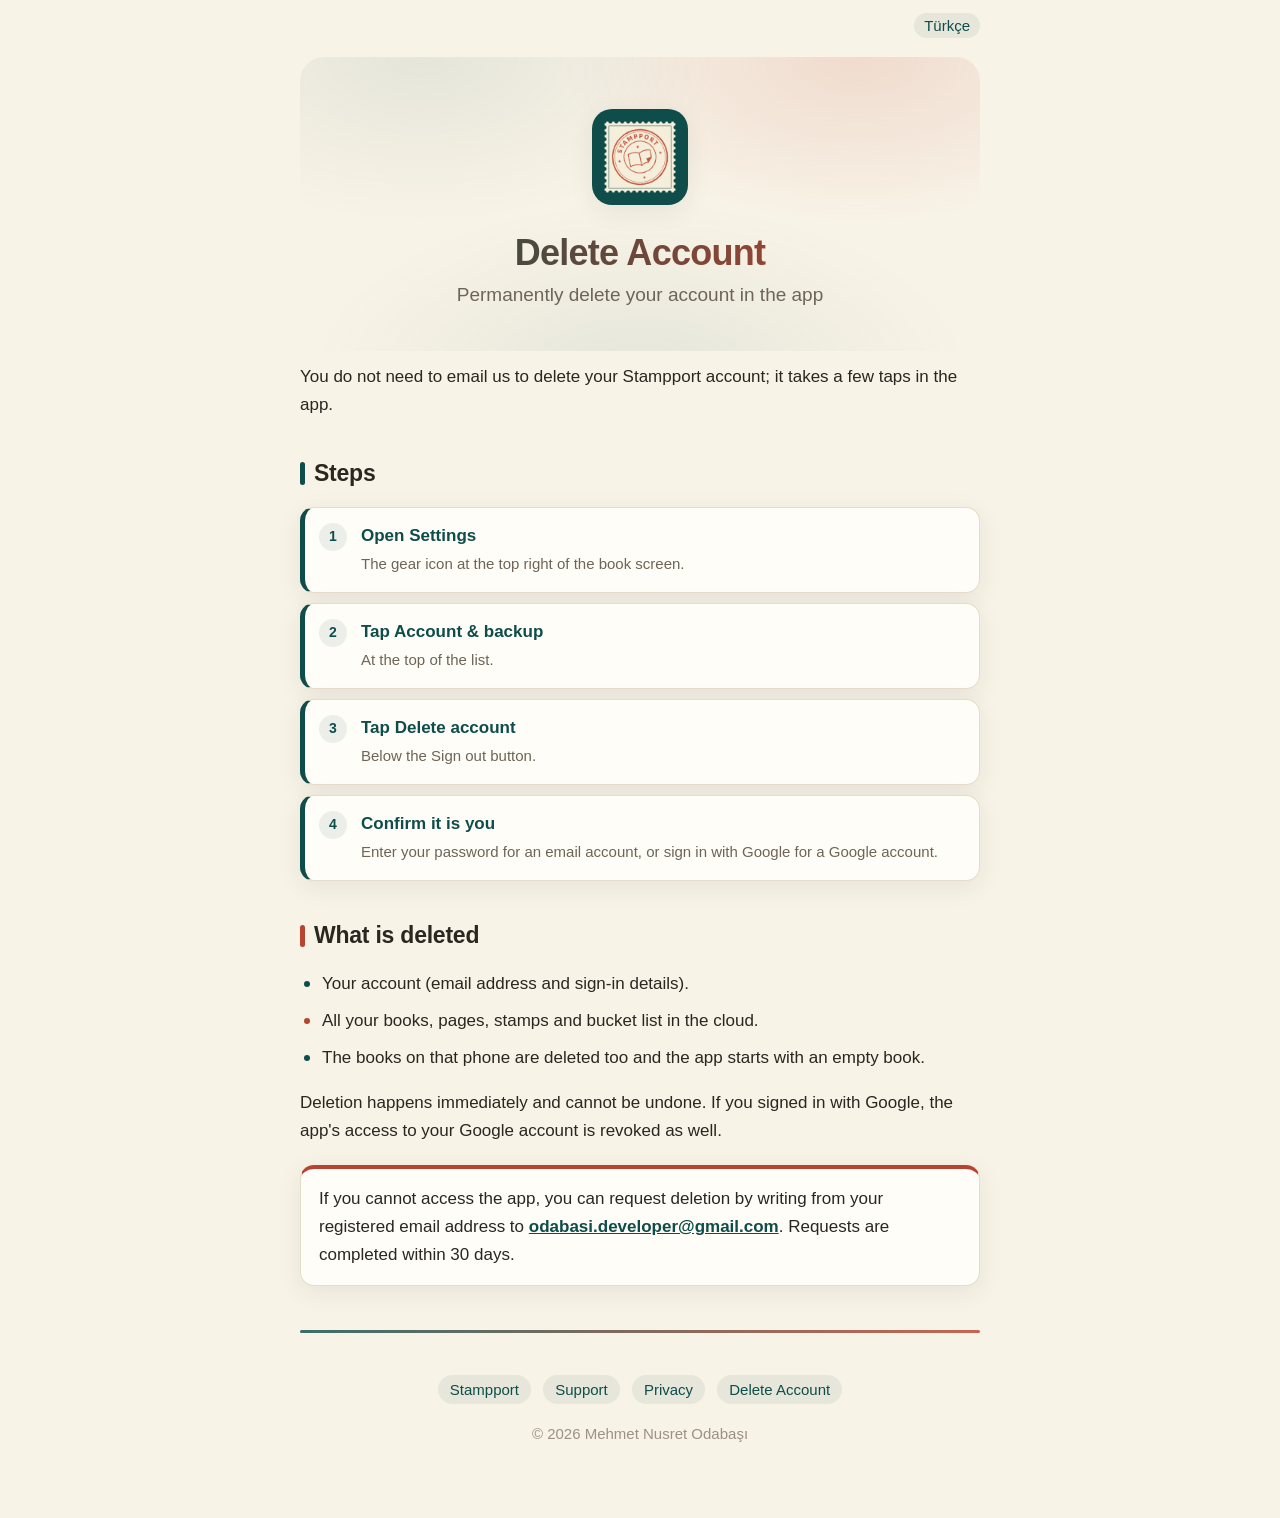
<file: en/delete-account/index.html>
<!DOCTYPE html>
<html lang="en">
<head>
<meta charset="utf-8">
<meta name="viewport" content="width=device-width, initial-scale=1">
<title>Stampport — Delete Account</title>
<meta name="description" content="How to delete your Stampport account from within the app and what deletion covers.">
<link rel="icon" href="../../assets/logo.png">
<link rel="stylesheet" href="../../assets/style.css">
<link rel="alternate" hreflang="tr" href="https://nodabasi.github.io/stampport-app/hesap-silme/">
<link rel="alternate" hreflang="en" href="https://nodabasi.github.io/stampport-app/en/delete-account/">
<meta property="og:type" content="website">
<meta property="og:title" content="Stampport — Delete Account">
<meta property="og:description" content="How to delete your Stampport account from within the app and what deletion covers.">
<meta property="og:image" content="https://nodabasi.github.io/stampport-app/assets/logo.png">
</head>
<body>
<div class="wrap">

<p class="lang"><a href="../../hesap-silme/" hreflang="tr" lang="tr">Türkçe</a></p>

<header>
  <img src="../../assets/logo.png" alt="Stampport">
  <h1>Delete Account</h1>
  <p class="tagline">Permanently delete your account in the app</p>
</header>
<p>You do not need to email us to delete your Stampport account; it takes a few taps in
the app.</p>

<h2>Steps</h2>
<ul class="steps">
  <li><b>Open Settings</b><span>The gear icon at the top right of the book screen.</span></li>
  <li><b>Tap Account &amp; backup</b><span>At the top of the list.</span></li>
  <li><b>Tap Delete account</b><span>Below the Sign out button.</span></li>
  <li><b>Confirm it is you</b><span>Enter your password for an email account, or sign in with Google for a Google account.</span></li>
</ul>

<h2>What is deleted</h2>
<ul class="plain">
  <li>Your account (email address and sign-in details).</li>
  <li>All your books, pages, stamps and bucket list in the cloud.</li>
  <li>The books on that phone are deleted too and the app starts with an empty book.</li>
</ul>
<p>Deletion happens immediately and cannot be undone. If you signed in with Google, the
app's access to your Google account is revoked as well.</p>

<div class="contact warn">
<p>If you cannot access the app, you can request deletion by writing from your
registered email address to
<a href="mailto:odabasi.developer@gmail.com?subject=Stampport%20account%20deletion">odabasi.developer@gmail.com</a>. Requests are
completed within 30 days.</p>
</div>

<hr>
<footer>
  <a href="../../en/">Stampport</a>
  <a href="../../en/support/">Support</a>
  <a href="../../en/privacy/">Privacy</a>
  <a href="../../en/delete-account/">Delete Account</a>
  <div class="copyright">© 2026 Mehmet Nusret Odabaşı</div>
</footer>

</div>
</body>
</html>
</file>
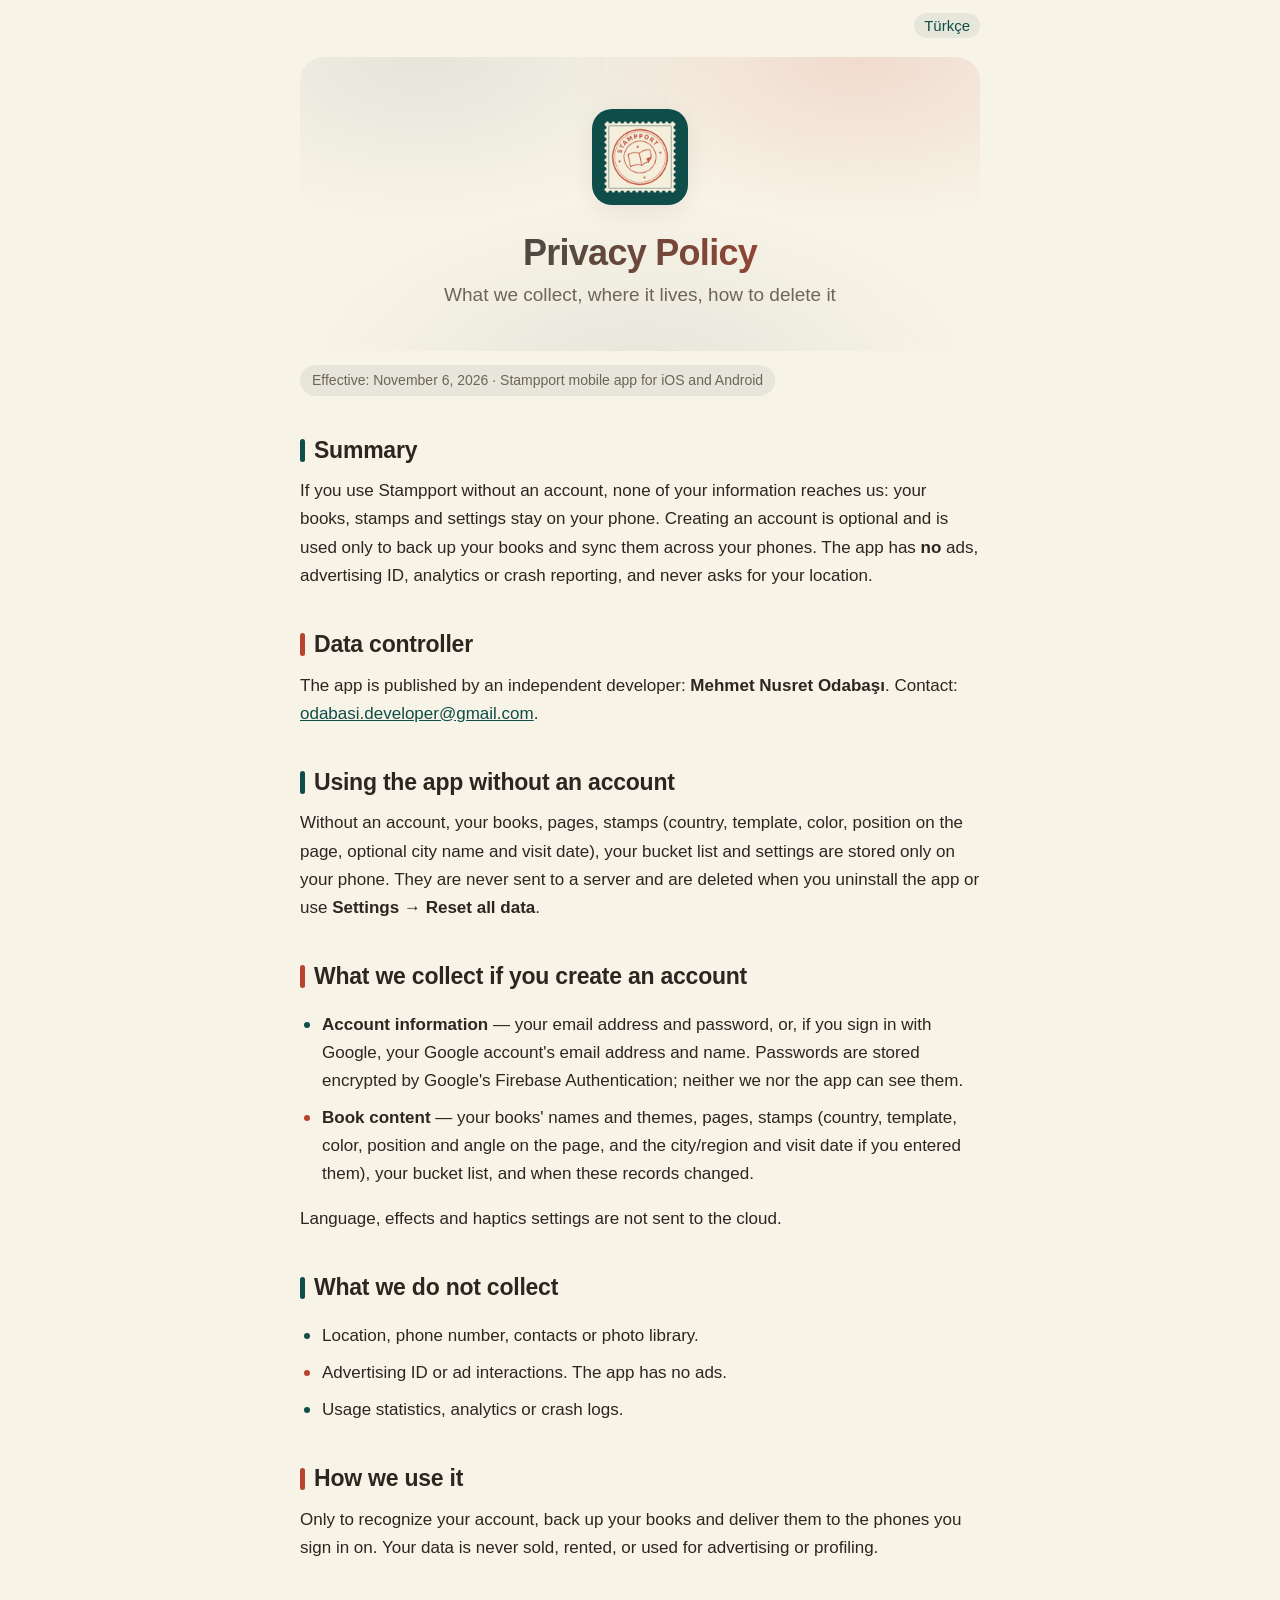
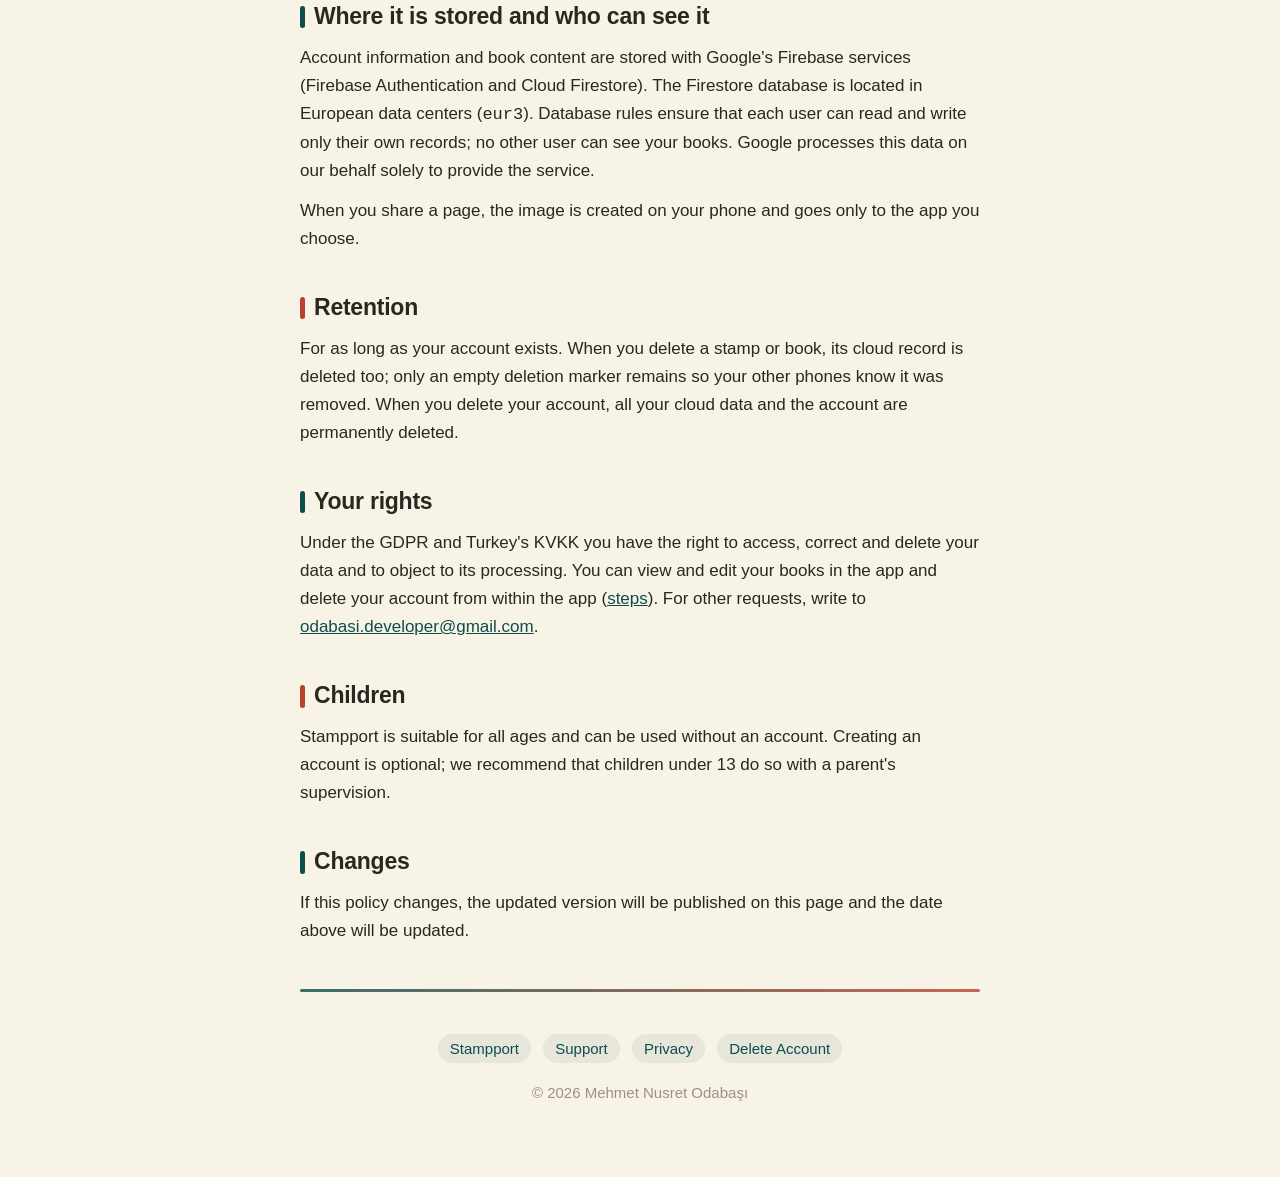
<file: en/privacy/index.html>
<!DOCTYPE html>
<html lang="en">
<head>
<meta charset="utf-8">
<meta name="viewport" content="width=device-width, initial-scale=1">
<title>Stampport — Privacy Policy</title>
<meta name="description" content="What Stampport collects, where it is stored and how to delete it.">
<link rel="icon" href="../../assets/logo.png">
<link rel="stylesheet" href="../../assets/style.css">
<link rel="alternate" hreflang="tr" href="https://nodabasi.github.io/stampport-app/gizlilik/">
<link rel="alternate" hreflang="en" href="https://nodabasi.github.io/stampport-app/en/privacy/">
<meta property="og:type" content="website">
<meta property="og:title" content="Stampport — Privacy Policy">
<meta property="og:description" content="What Stampport collects, where it is stored and how to delete it.">
<meta property="og:image" content="https://nodabasi.github.io/stampport-app/assets/logo.png">
</head>
<body>
<div class="wrap">

<p class="lang"><a href="../../gizlilik/" hreflang="tr" lang="tr">Türkçe</a></p>

<header>
  <img src="../../assets/logo.png" alt="Stampport">
  <h1>Privacy Policy</h1>
  <p class="tagline">What we collect, where it lives, how to delete it</p>
</header>
<p class="meta">Effective: November 6, 2026 · Stampport mobile app for iOS and Android</p>

<h2>Summary</h2>
<p>If you use Stampport without an account, none of your information reaches us: your
books, stamps and settings stay on your phone. Creating an account is optional and is
used only to back up your books and sync them across your phones. The app has
<b>no</b> ads, advertising ID, analytics or crash reporting, and never asks for your
location.</p>

<h2>Data controller</h2>
<p>The app is published by an independent developer: <b>Mehmet Nusret Odabaşı</b>.
Contact: <a href="mailto:odabasi.developer@gmail.com">odabasi.developer@gmail.com</a>.</p>

<h2>Using the app without an account</h2>
<p>Without an account, your books, pages, stamps (country, template, color, position on
the page, optional city name and visit date), your bucket list and settings are stored
only on your phone. They are never sent to a server and are deleted when you uninstall
the app or use <b>Settings → Reset all data</b>.</p>

<h2>What we collect if you create an account</h2>
<ul class="plain">
  <li><b>Account information</b> — your email address and password, or, if you sign in
  with Google, your Google account's email address and name. Passwords are stored
  encrypted by Google's Firebase Authentication; neither we nor the app can see them.</li>
  <li><b>Book content</b> — your books' names and themes, pages, stamps (country,
  template, color, position and angle on the page, and the city/region and visit date if
  you entered them), your bucket list, and when these records changed.</li>
</ul>
<p>Language, effects and haptics settings are not sent to the cloud.</p>

<h2>What we do not collect</h2>
<ul class="plain">
  <li>Location, phone number, contacts or photo library.</li>
  <li>Advertising ID or ad interactions. The app has no ads.</li>
  <li>Usage statistics, analytics or crash logs.</li>
</ul>

<h2>How we use it</h2>
<p>Only to recognize your account, back up your books and deliver them to the phones you
sign in on. Your data is never sold, rented, or used for advertising or profiling.</p>

<h2>Where it is stored and who can see it</h2>
<p>Account information and book content are stored with Google's Firebase services
(Firebase Authentication and Cloud Firestore). The Firestore database is located in
European data centers (<code>eur3</code>). Database rules ensure that each user can read
and write only their own records; no other user can see your books. Google processes this
data on our behalf solely to provide the service.</p>
<p>When you share a page, the image is created on your phone and goes only to the app you
choose.</p>

<h2>Retention</h2>
<p>For as long as your account exists. When you delete a stamp or book, its cloud record
is deleted too; only an empty deletion marker remains so your other phones know it was
removed. When you delete your account, all your cloud data and the account are
permanently deleted.</p>

<h2>Your rights</h2>
<p>Under the GDPR and Turkey's KVKK you have the right to access, correct and delete your
data and to object to its processing. You can view and edit your books in the app and
delete your account from within the app (<a href="../delete-account/">steps</a>). For
other requests, write to <a href="mailto:odabasi.developer@gmail.com">odabasi.developer@gmail.com</a>.</p>

<h2>Children</h2>
<p>Stampport is suitable for all ages and can be used without an account. Creating an
account is optional; we recommend that children under 13 do so with a parent's
supervision.</p>

<h2>Changes</h2>
<p>If this policy changes, the updated version will be published on this page and the
date above will be updated.</p>

<hr>
<footer>
  <a href="../../en/">Stampport</a>
  <a href="../../en/support/">Support</a>
  <a href="../../en/privacy/">Privacy</a>
  <a href="../../en/delete-account/">Delete Account</a>
  <div class="copyright">© 2026 Mehmet Nusret Odabaşı</div>
</footer>

</div>
</body>
</html>
</file>
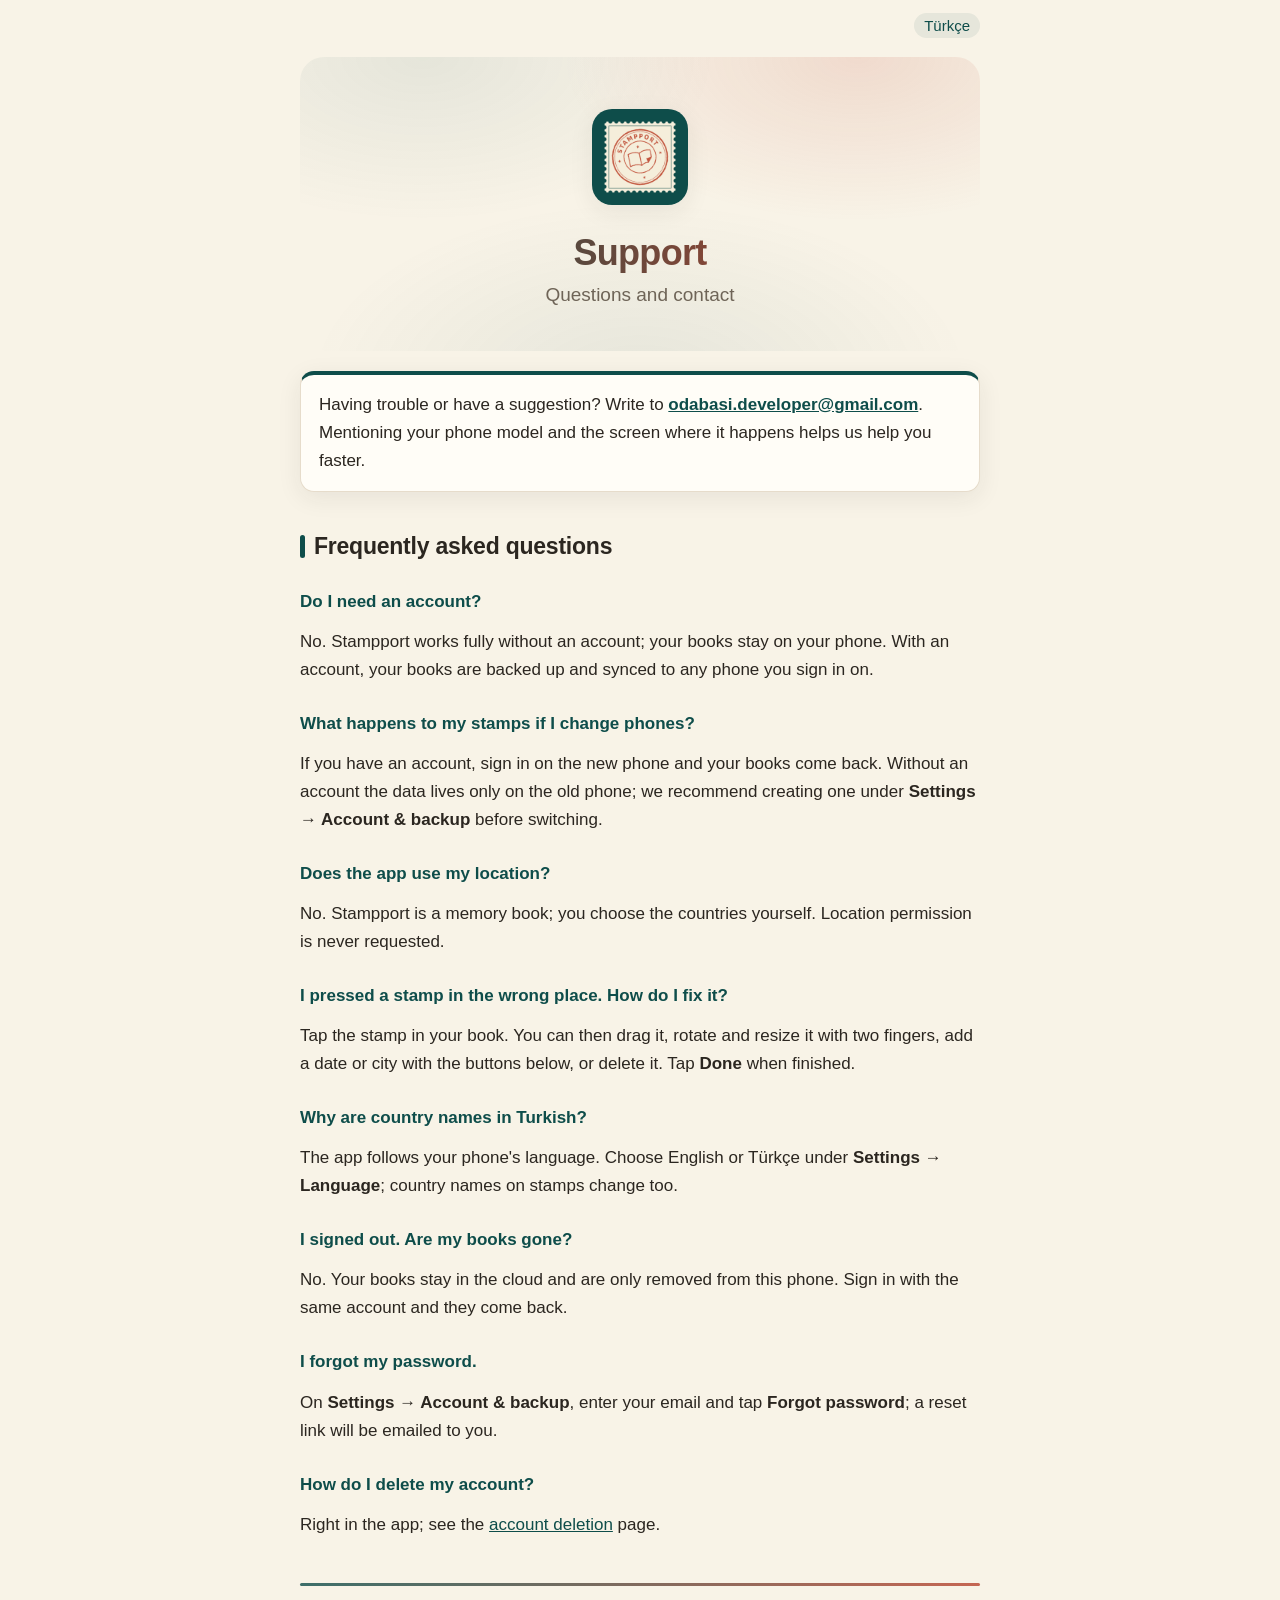
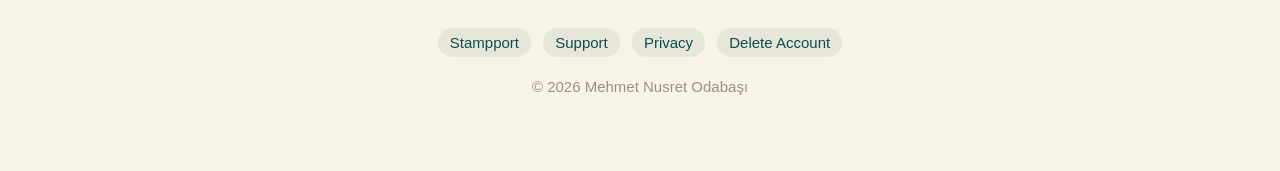
<file: en/support/index.html>
<!DOCTYPE html>
<html lang="en">
<head>
<meta charset="utf-8">
<meta name="viewport" content="width=device-width, initial-scale=1">
<title>Stampport — Support</title>
<meta name="description" content="Frequently asked questions about Stampport and how to contact us.">
<link rel="icon" href="../../assets/logo.png">
<link rel="stylesheet" href="../../assets/style.css">
<link rel="alternate" hreflang="tr" href="https://nodabasi.github.io/stampport-app/destek/">
<link rel="alternate" hreflang="en" href="https://nodabasi.github.io/stampport-app/en/support/">
<meta property="og:type" content="website">
<meta property="og:title" content="Stampport — Support">
<meta property="og:description" content="Frequently asked questions about Stampport and how to contact us.">
<meta property="og:image" content="https://nodabasi.github.io/stampport-app/assets/logo.png">
</head>
<body>
<div class="wrap">

<p class="lang"><a href="../../destek/" hreflang="tr" lang="tr">Türkçe</a></p>

<header>
  <img src="../../assets/logo.png" alt="Stampport">
  <h1>Support</h1>
  <p class="tagline">Questions and contact</p>
</header>
<div class="contact">
<p>Having trouble or have a suggestion? Write to
<a href="mailto:odabasi.developer@gmail.com">odabasi.developer@gmail.com</a>. Mentioning your phone model and the screen
where it happens helps us help you faster.</p>
</div>

<h2>Frequently asked questions</h2>

<h3>Do I need an account?</h3>
<p>No. Stampport works fully without an account; your books stay on your phone. With an
account, your books are backed up and synced to any phone you sign in on.</p>

<h3>What happens to my stamps if I change phones?</h3>
<p>If you have an account, sign in on the new phone and your books come back. Without an
account the data lives only on the old phone; we recommend creating one under
<b>Settings → Account &amp; backup</b> before switching.</p>

<h3>Does the app use my location?</h3>
<p>No. Stampport is a memory book; you choose the countries yourself. Location
permission is never requested.</p>

<h3>I pressed a stamp in the wrong place. How do I fix it?</h3>
<p>Tap the stamp in your book. You can then drag it, rotate and resize it with two
fingers, add a date or city with the buttons below, or delete it. Tap <b>Done</b> when
finished.</p>

<h3>Why are country names in Turkish?</h3>
<p>The app follows your phone's language. Choose English or Türkçe under
<b>Settings → Language</b>; country names on stamps change too.</p>

<h3>I signed out. Are my books gone?</h3>
<p>No. Your books stay in the cloud and are only removed from this phone. Sign in with
the same account and they come back.</p>

<h3>I forgot my password.</h3>
<p>On <b>Settings → Account &amp; backup</b>, enter your email and tap
<b>Forgot password</b>; a reset link will be emailed to you.</p>

<h3>How do I delete my account?</h3>
<p>Right in the app; see the <a href="../delete-account/">account deletion</a> page.</p>

<hr>
<footer>
  <a href="../../en/">Stampport</a>
  <a href="../../en/support/">Support</a>
  <a href="../../en/privacy/">Privacy</a>
  <a href="../../en/delete-account/">Delete Account</a>
  <div class="copyright">© 2026 Mehmet Nusret Odabaşı</div>
</footer>

</div>
</body>
</html>
</file>
<file: assets/style.css>
/* Her sayfanin paylastigi stil dosyasi. Palet logodan aliniyor:
   krem kagit zemin uzerine koyu teal (logonun zemini), vurgu olarak
   damga kirmizisi.

   Once telefon: temel kurallar dar ekrani hedefler, medya sorgulari
   yalnizca genis ekrani ferahlatir ve koyu temaya uyarlar. */

:root {
  --ink: #2b2620;
  --ink-soft: #6e6457;
  --ink-faint: #9b9184;
  --ground: #f8f3e7;
  --card: #fffdf7;
  --line: #e6dccb;

  --teal: #0e4d4a;
  --gold: #b8432e;

  /* Ayni iki renk dusuk saydamlikta; kart ve rozet dolgulari icin. */
  --teal-tint: #0e4d4a14;
  --gold-tint: #c2493424;

  --shadow: 0 6px 24px rgb(43 38 32 / 0.08);
}

@media (prefers-color-scheme: dark) {
  :root {
    --ink: #efe9dd;
    --ink-soft: #b9b0a2;
    --ink-faint: #8f877b;
    --ground: #0f1716;
    --card: #182220;
    --line: #2c3633;

    /* Koyu zeminde marka renkleri okunmuyor; ayni tonun acigi kullanilir. */
    --teal: #7fc3bb;
    --gold: #ec8f78;

    --teal-tint: #7fc3bb1f;
    --gold-tint: #ec8f781f;

    --shadow: 0 6px 24px rgb(0 0 0 / 0.35);
  }
}

* { box-sizing: border-box; }

body {
  margin: 0;
  padding: 0 18px 64px;
  background: var(--ground);
  color: var(--ink);
  font: 17px/1.65 -apple-system, BlinkMacSystemFont, "Segoe UI", Roboto, Helvetica, Arial, sans-serif;
  -webkit-text-size-adjust: 100%;
  overflow-wrap: break-word;
}

img { max-width: 100%; }

.wrap { max-width: 680px; margin: 0 auto; }

/* Baslik — iki marka rengini tasiyan yumusak bir bant */

header {
  position: relative;
  margin: 18px 0 8px;
  padding: 40px 20px 32px;
  text-align: center;
  border-radius: 24px;
  background:
    radial-gradient(62% 80% at 18% 0%, var(--teal-tint), transparent 70%),
    radial-gradient(62% 80% at 82% 0%, var(--gold-tint), transparent 70%),
    radial-gradient(70% 90% at 50% 112%, var(--teal-tint), transparent 70%);
}

header img {
  width: 84px;
  height: 84px;
  border-radius: 20px;
  box-shadow: var(--shadow);
}

h1 {
  margin: 18px 0 6px;
  font-size: clamp(28px, 8vw, 36px);
  line-height: 1.15;
  letter-spacing: -0.02em;
  background: linear-gradient(100deg, var(--teal), var(--gold) 90%);
  -webkit-background-clip: text;
  background-clip: text;
  color: transparent;
}

.tagline {
  margin: 0;
  color: var(--ink-soft);
  font-size: clamp(16px, 4.4vw, 19px);
}

/* Bolum basliklari — teal ve altin arasinda donen renkli cubuk */

h2 {
  position: relative;
  margin: 40px 0 12px;
  padding-left: 14px;
  font-size: clamp(20px, 5.4vw, 23px);
  line-height: 1.3;
  letter-spacing: -0.01em;
}

h2::before {
  content: "";
  position: absolute;
  left: 0;
  top: 0.16em;
  bottom: 0.16em;
  width: 5px;
  border-radius: 3px;
  background: var(--teal);
}

h2:nth-of-type(even)::before { background: var(--gold); }

/* Basligin altinda renkli bir kart listesi varsa cubuk kendiliginden
   donen renge degil o listenin rengine uymali; yoksa ogretmen bolumunun
   basligi altin, kartlari teal olup birbirini tutmuyor. */
h2.teal::before { background: var(--teal); }
h2.gold::before { background: var(--gold); }

h3 {
  margin: 26px 0 4px;
  font-size: 17px;
  color: var(--teal);
}

p { margin: 12px 0; }

a { color: var(--teal); }

hr {
  margin: 44px 0 0;
  border: 0;
  height: 3px;
  border-radius: 2px;
  background: linear-gradient(90deg, var(--teal), var(--gold));
  opacity: 0.8;
}

/* Rol ve ozellik kartlari — her satirin basinda numarali rozet */

.steps {
  list-style: none;
  margin: 18px 0;
  padding: 0;
  counter-reset: step;
}

.steps li {
  position: relative;
  counter-increment: step;
  background: var(--card);
  border: 1px solid var(--line);
  border-left: 5px solid var(--teal);
  border-radius: 14px;
  padding: 14px 16px 14px 56px;
  margin-bottom: 10px;
  box-shadow: var(--shadow);
}

.steps li::before {
  content: counter(step);
  position: absolute;
  left: 14px;
  top: 15px;
  width: 28px;
  height: 28px;
  border-radius: 50%;
  display: grid;
  place-items: center;
  font-size: 14px;
  font-weight: 700;
  color: var(--teal);
  background: var(--teal-tint);
}

.steps b { display: block; font-size: 17px; color: var(--teal); }

.steps span { color: var(--ink-soft); font-size: 15px; }

/* Kirmizi varyant: ikinci ozellik grubu ilkinden ayrilsin diye. */

.steps.gold li { border-left-color: var(--gold); }
.steps.gold li::before { color: var(--gold); background: var(--gold-tint); }
.steps.gold b { color: var(--gold); }

/* Duz madde listeleri — isaretler iki marka rengi arasinda doner */

ul.plain { padding-left: 22px; }

ul.plain li { margin: 7px 0; }

ul.plain li::marker { color: var(--teal); font-size: 1.1em; }
ul.plain li:nth-child(even)::marker { color: var(--gold); }

/* Iletisim ve uyari kutusu */

.contact {
  background: var(--card);
  border: 1px solid var(--line);
  border-top: 4px solid var(--teal);
  border-radius: 14px;
  padding: 16px 18px;
  margin: 20px 0;
  box-shadow: var(--shadow);
}

.contact.warn { border-top-color: var(--gold); }

.contact p:first-child { margin-top: 0; }
.contact p:last-child { margin-bottom: 0; }
.contact a { font-weight: 600; }

/* Politika basligi altindaki yururluk satiri */

.meta {
  display: inline-block;
  margin: 6px 0 0;
  padding: 5px 12px;
  border-radius: 999px;
  background: var(--teal-tint);
  color: var(--ink-soft);
  font-size: 14px;
  line-height: 1.5;
}

/* Alt bilgi */

footer {
  margin-top: 22px;
  padding-top: 18px;
  color: var(--ink-faint);
  font-size: 15px;
  line-height: 2.2;
  text-align: center;
}

footer a {
  margin: 0 4px;
  padding: 6px 12px;
  border-radius: 999px;
  background: var(--teal-tint);
  color: var(--teal);
  text-decoration: none;
  white-space: nowrap;
}

footer a:hover { text-decoration: underline; }

footer .copyright { margin-top: 16px; line-height: 1.6; }

/* Genis ekranlar */

@media (min-width: 560px) {
  body { padding: 0 24px 72px; }
  header { padding: 52px 24px 40px; }
  header img { width: 96px; height: 96px; }
  .steps li { padding-right: 20px; }
}

/* Dil degistirici */

.lang { text-align: right; margin: 14px 0 0; font-size: 15px; }
.lang a { text-decoration: none; padding: 4px 10px; border-radius: 999px; background: var(--teal-tint); }
</file>
